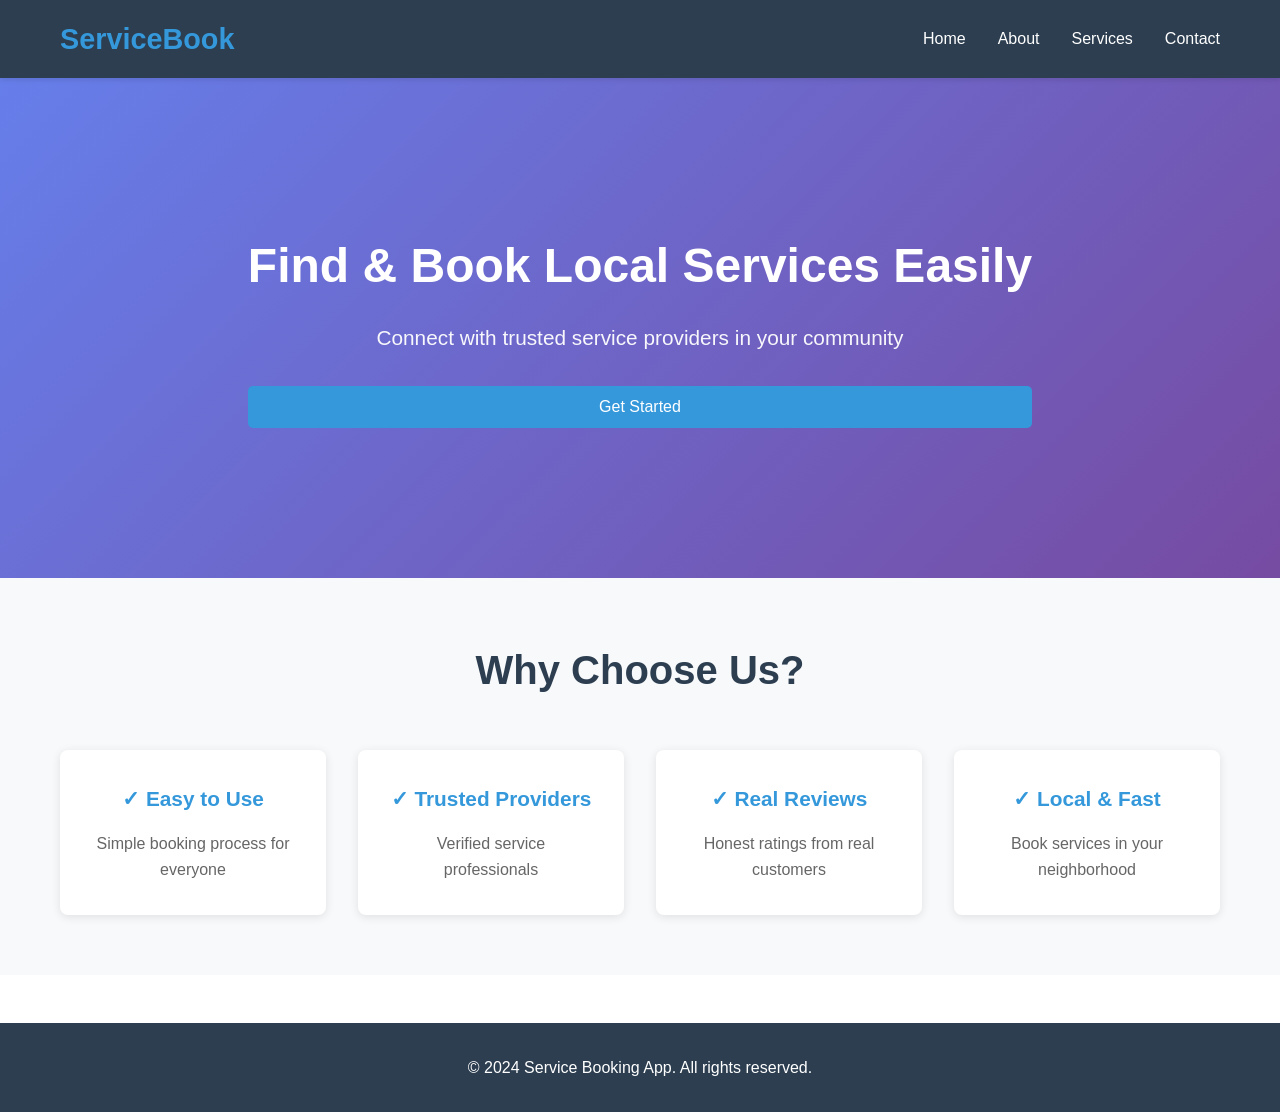
<file: index.html>
<!DOCTYPE html>
<html lang="en">
<head>
    <meta charset="UTF-8">
    <meta name="viewport" content="width=device-width, initial-scale=1.0">
    <title>Service Booking App</title>
    <link rel="stylesheet" href="css/style.css">
</head>
<body>
    <!-- Navigation -->
    <nav class="navbar">
        <div class="container">
            <div class="logo">ServiceBook</div>
            <ul class="nav-links">
                <li><a href="#home">Home</a></li>
                <li><a href="#about">About</a></li>
                <li><a href="#services">Services</a></li>
                <li><a href="#contact">Contact</a></li>
            </ul>
        </div>
    </nav>

    <!-- Hero Section -->
    <section class="hero" id="home">
        <div class="hero-content">
            <h1>Find & Book Local Services Easily</h1>
            <p>Connect with trusted service providers in your community</p>
            <button class="btn-primary">Get Started</button>
        </div>
    </section>

    <!-- Features Section -->
    <section class="features" id="about">
        <div class="container">
            <h2>Why Choose Us?</h2>
            <div class="feature-grid">
                <div class="feature-card">
                    <h3>✓ Easy to Use</h3>
                    <p>Simple booking process for everyone</p>
                </div>
                <div class="feature-card">
                    <h3>✓ Trusted Providers</h3>
                    <p>Verified service professionals</p>
                </div>
                <div class="feature-card">
                    <h3>✓ Real Reviews</h3>
                    <p>Honest ratings from real customers</p>
                </div>
                <div class="feature-card">
                    <h3>✓ Local & Fast</h3>
                    <p>Book services in your neighborhood</p>
                </div>
            </div>
        </div>
    </section>

    <!-- Footer -->
    <footer>
        <p>&copy; 2024 Service Booking App. All rights reserved.</p>
    </footer>

    <script src="js/script.js"></script>
</body>
</html>
</file>
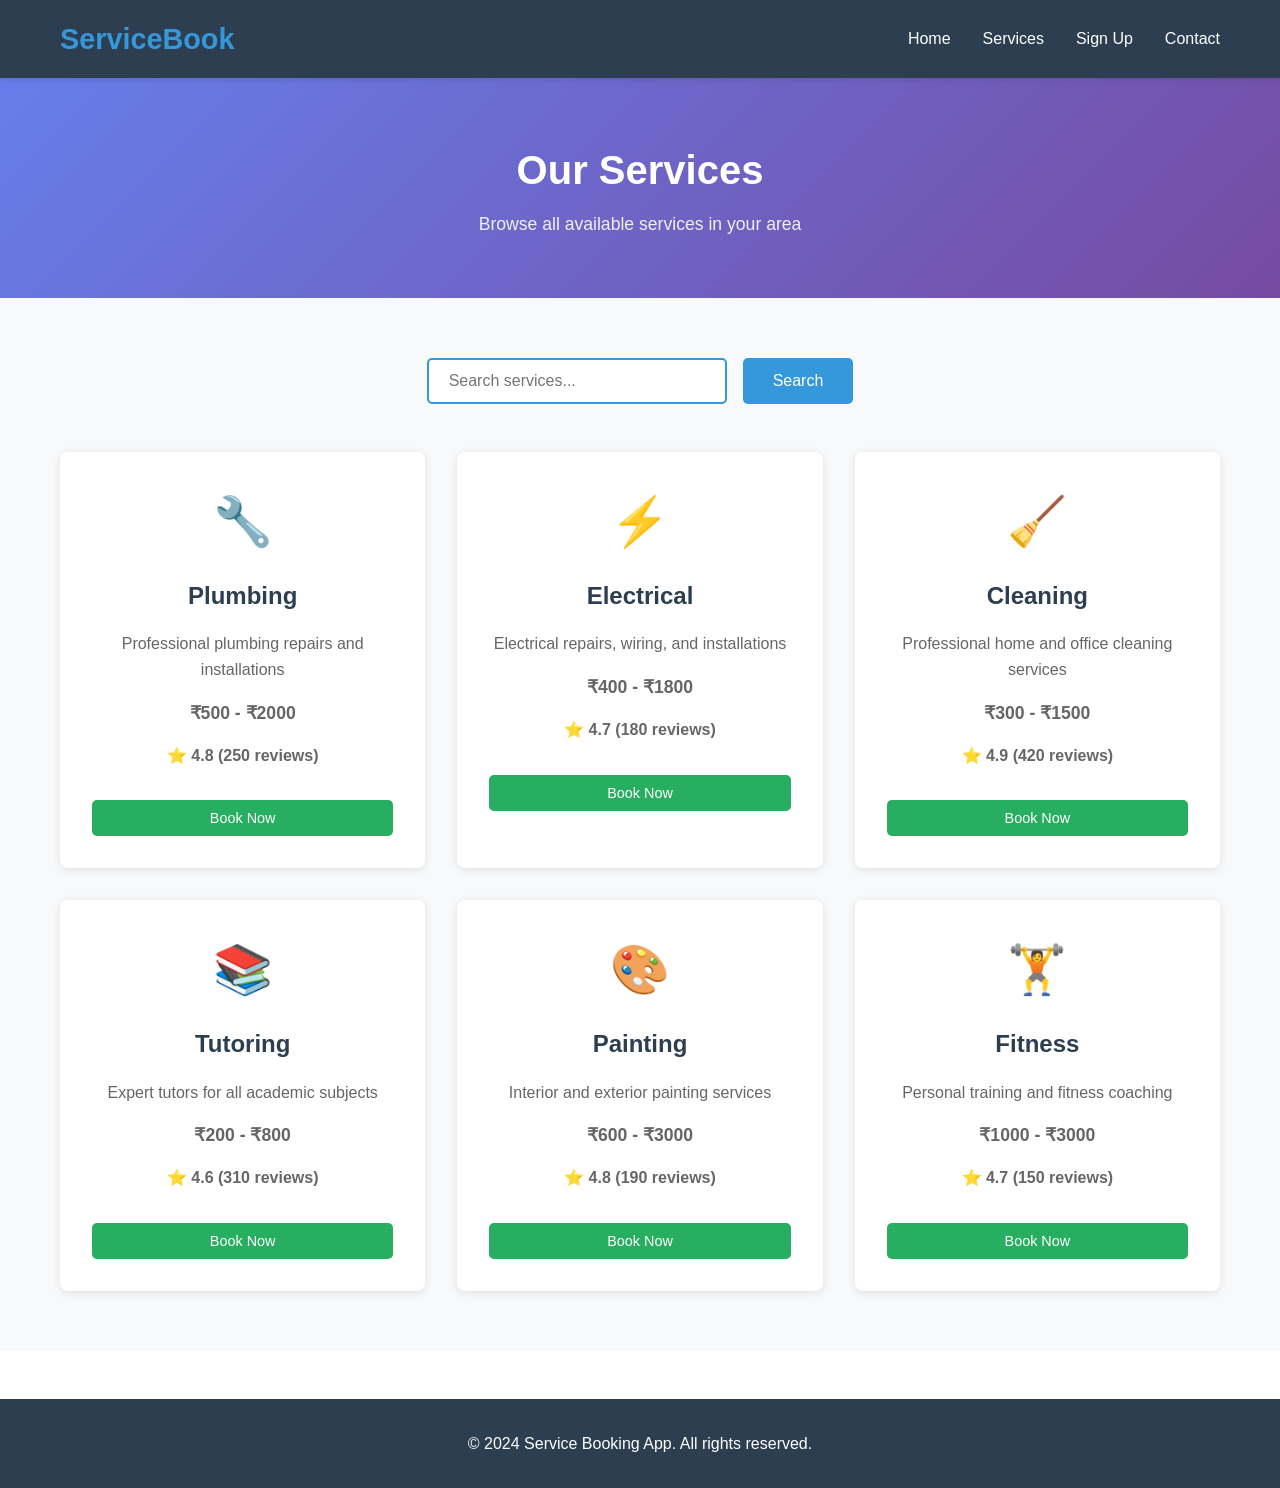
<file: services.html>
<!DOCTYPE html>
<html lang="en">
<head>
    <meta charset="UTF-8">
    <meta name="viewport" content="width=device-width, initial-scale=1.0">
    <title>Services - Service Booking App</title>
    <link rel="stylesheet" href="css/style.css">
</head>
<body>
    <!-- Navigation -->
    <nav class="navbar">
        <div class="container">
            <div class="logo">ServiceBook</div>
            <ul class="nav-links">
                <li><a href="index.html">Home</a></li>
                <li><a href="services.html">Services</a></li>
                <li><a href="signup.html">Sign Up</a></li>
                <li><a href="#contact">Contact</a></li>
            </ul>
        </div>
    </nav>

    <!-- Services Header -->
    <section class="page-header">
        <h1>Our Services</h1>
        <p>Browse all available services in your area</p>
    </section>

    <!-- Search & Filter -->
    <section class="services-container">
        <div class="container">
            <div class="search-bar">
                <input type="text" id="searchInput" placeholder="Search services...">
                <button onclick="searchServices()">Search</button>
            </div>

            <!-- Services Grid -->
            <div class="services-grid">
                <!-- Service Card 1 -->
                <div class="service-card">
                    <div class="service-icon">🔧</div>
                    <h3>Plumbing</h3>
                    <p>Professional plumbing repairs and installations</p>
                    <p class="price">₹500 - ₹2000</p>
                    <p class="rating">⭐ 4.8 (250 reviews)</p>
                    <button class="btn-book">Book Now</button>
                </div>

                <!-- Service Card 2 -->
                <div class="service-card">
                    <div class="service-icon">⚡</div>
                    <h3>Electrical</h3>
                    <p>Electrical repairs, wiring, and installations</p>
                    <p class="price">₹400 - ₹1800</p>
                    <p class="rating">⭐ 4.7 (180 reviews)</p>
                    <button class="btn-book">Book Now</button>
                </div>

                <!-- Service Card 3 -->
                <div class="service-card">
                    <div class="service-icon">🧹</div>
                    <h3>Cleaning</h3>
                    <p>Professional home and office cleaning services</p>
                    <p class="price">₹300 - ₹1500</p>
                    <p class="rating">⭐ 4.9 (420 reviews)</p>
                    <button class="btn-book">Book Now</button>
                </div>

                <!-- Service Card 4 -->
                <div class="service-card">
                    <div class="service-icon">📚</div>
                    <h3>Tutoring</h3>
                    <p>Expert tutors for all academic subjects</p>
                    <p class="price">₹200 - ₹800</p>
                    <p class="rating">⭐ 4.6 (310 reviews)</p>
                    <button class="btn-book">Book Now</button>
                </div>

                <!-- Service Card 5 -->
                <div class="service-card">
                    <div class="service-icon">🎨</div>
                    <h3>Painting</h3>
                    <p>Interior and exterior painting services</p>
                    <p class="price">₹600 - ₹3000</p>
                    <p class="rating">⭐ 4.8 (190 reviews)</p>
                    <button class="btn-book">Book Now</button>
                </div>

                <!-- Service Card 6 -->
                <div class="service-card">
                    <div class="service-icon">🏋️</div>
                    <h3>Fitness</h3>
                    <p>Personal training and fitness coaching</p>
                    <p class="price">₹1000 - ₹3000</p>
                    <p class="rating">⭐ 4.7 (150 reviews)</p>
                    <button class="btn-book">Book Now</button>
                </div>
            </div>
        </div>
    </section>

    <!-- Footer -->
    <footer>
        <p>&copy; 2024 Service Booking App. All rights reserved.</p>
    </footer>

    <script src="js/script.js"></script>
</body>
</html>
</file>
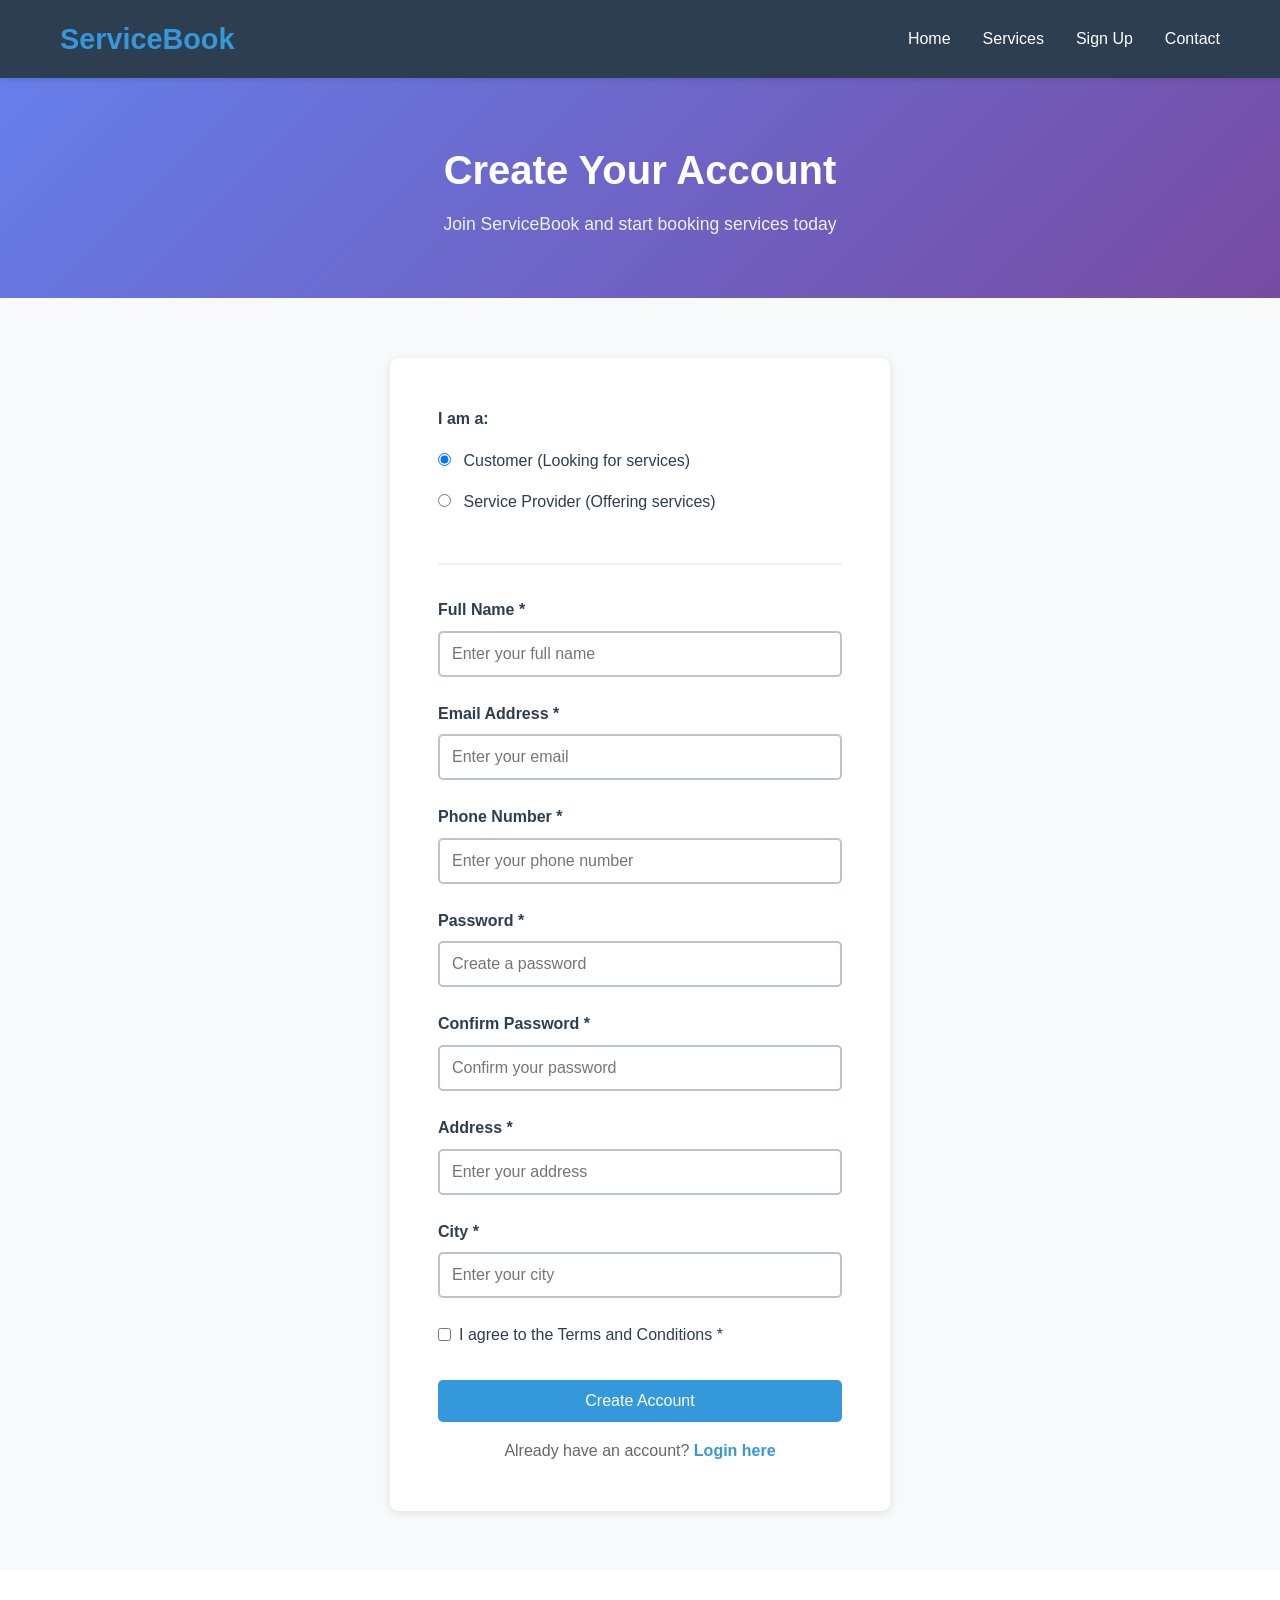
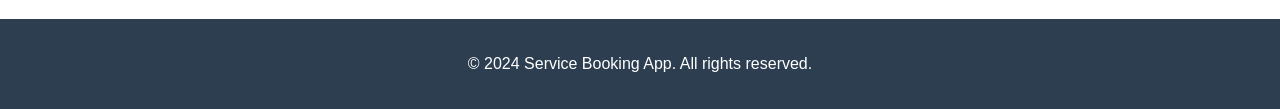
<file: signup.html>
<!DOCTYPE html>
<html lang="en">
<head>
    <meta charset="UTF-8">
    <meta name="viewport" content="width=device-width, initial-scale=1.0">
    <title>Sign Up - Service Booking App</title>
    <link rel="stylesheet" href="css/style.css">
</head>
<body>
    <!-- Navigation -->
    <nav class="navbar">
        <div class="container">
            <div class="logo">ServiceBook</div>
            <ul class="nav-links">
                <li><a href="index.html">Home</a></li>
                <li><a href="services.html">Services</a></li>
                <li><a href="signup.html">Sign Up</a></li>
                <li><a href="#contact">Contact</a></li>
            </ul>
        </div>
    </nav>

    <!-- Sign Up Header -->
    <section class="page-header">
        <h1>Create Your Account</h1>
        <p>Join ServiceBook and start booking services today</p>
    </section>

    <!-- Sign Up Form -->
    <section class="signup-section">
        <div class="container">
            <div class="form-wrapper">
                <!-- Account Type Selection -->
                <div class="account-type">
                    <label>I am a:</label>
                    <div class="radio-group">
                        <input type="radio" id="customer" name="accountType" value="customer" checked>
                        <label for="customer">Customer (Looking for services)</label>
                    </div>
                    <div class="radio-group">
                        <input type="radio" id="provider" name="accountType" value="provider">
                        <label for="provider">Service Provider (Offering services)</label>
                    </div>
                </div>

                <!-- Sign Up Form -->
                <form id="signupForm" onsubmit="handleSignup(event)">
                    <!-- Full Name -->
                    <div class="form-group">
                        <label for="fullName">Full Name *</label>
                        <input type="text" id="fullName" name="fullName" required placeholder="Enter your full name">
                    </div>

                    <!-- Email -->
                    <div class="form-group">
                        <label for="email">Email Address *</label>
                        <input type="email" id="email" name="email" required placeholder="Enter your email">
                    </div>

                    <!-- Phone Number -->
                    <div class="form-group">
                        <label for="phone">Phone Number *</label>
                        <input type="tel" id="phone" name="phone" required placeholder="Enter your phone number">
                    </div>

                    <!-- Password -->
                    <div class="form-group">
                        <label for="password">Password *</label>
                        <input type="password" id="password" name="password" required placeholder="Create a password">
                    </div>

                    <!-- Confirm Password -->
                    <div class="form-group">
                        <label for="confirmPassword">Confirm Password *</label>
                        <input type="password" id="confirmPassword" name="confirmPassword" required placeholder="Confirm your password">
                    </div>

                    <!-- Address -->
                    <div class="form-group">
                        <label for="address">Address *</label>
                        <input type="text" id="address" name="address" required placeholder="Enter your address">
                    </div>

                    <!-- City -->
                    <div class="form-group">
                        <label for="city">City *</label>
                        <input type="text" id="city" name="city" required placeholder="Enter your city">
                    </div>

                    <!-- Service Type (for providers only) -->
                    <div class="form-group" id="serviceTypeGroup" style="display: none;">
                        <label for="serviceType">Service Type *</label>
                        <select id="serviceType" name="serviceType">
                            <option value="">Select a service</option>
                            <option value="plumbing">Plumbing</option>
                            <option value="electrical">Electrical</option>
                            <option value="cleaning">Cleaning</option>
                            <option value="tutoring">Tutoring</option>
                            <option value="painting">Painting</option>
                            <option value="fitness">Fitness</option>
                        </select>
                    </div>

                    <!-- Years of Experience (for providers only) -->
                    <div class="form-group" id="experienceGroup" style="display: none;">
                        <label for="experience">Years of Experience *</label>
                        <input type="number" id="experience" name="experience" min="0" placeholder="Enter years of experience">
                    </div>

                    <!-- Terms & Conditions -->
                    <div class="form-group checkbox">
                        <input type="checkbox" id="terms" name="terms" required>
                        <label for="terms">I agree to the Terms and Conditions *</label>
                    </div>

                    <!-- Submit Button -->
                    <button type="submit" class="btn-primary">Create Account</button>
                </form>

                <!-- Already have account -->
                <p class="login-link">Already have an account? <a href="#login">Login here</a></p>
            </div>
        </div>
    </section>

    <!-- Footer -->
    <footer>
        <p>&copy; 2024 Service Booking App. All rights reserved.</p>
    </footer>

    <script src="js/script.js"></script>
</body>
</html>
</file>
<file: css/style.css>
/* General Styles */
* {
    margin: 0;
    padding: 0;
    box-sizing: border-box;
}

body {
    font-family: 'Segoe UI', Tahoma, Geneva, Verdana, sans-serif;
    line-height: 1.6;
    color: #333;
}

.container {
    max-width: 1200px;
    margin: 0 auto;
    padding: 0 20px;
}

/* Navigation Bar */
.navbar {
    background-color: #2c3e50;
    padding: 1rem 0;
    position: sticky;
    top: 0;
    box-shadow: 0 2px 5px rgba(0, 0, 0, 0.1);
    z-index: 100;
}

.navbar .container {
    display: flex;
    justify-content: space-between;
    align-items: center;
}

.logo {
    font-size: 1.8rem;
    font-weight: bold;
    color: #3498db;
}

.nav-links {
    display: flex;
    list-style: none;
    gap: 2rem;
}

.nav-links a {
    color: white;
    text-decoration: none;
    transition: color 0.3s ease;
}

.nav-links a:hover {
    color: #3498db;
}

/* Hero Section */
.hero {
    background: linear-gradient(135deg, #667eea 0%, #764ba2 100%);
    color: white;
    padding: 100px 20px;
    text-align: center;
    min-height: 500px;
    display: flex;
    align-items: center;
    justify-content: center;
}

.hero-content h1 {
    font-size: 3rem;
    margin-bottom: 1rem;
}

.hero-content p {
    font-size: 1.3rem;
    margin-bottom: 2rem;
    opacity: 0.95;
}

/* Page Header */
.page-header {
    background: linear-gradient(135deg, #667eea 0%, #764ba2 100%);
    color: white;
    padding: 60px 20px;
    text-align: center;
}

.page-header h1 {
    font-size: 2.5rem;
    margin-bottom: 0.5rem;
}

.page-header p {
    font-size: 1.1rem;
    opacity: 0.9;
}

/* Buttons */
.btn-primary {
    background-color: #3498db;
    color: white;
    border: none;
    padding: 12px 30px;
    font-size: 1rem;
    border-radius: 5px;
    cursor: pointer;
    transition: background-color 0.3s ease;
    width: 100%;
}

.btn-primary:hover {
    background-color: #2980b9;
}

.btn-book {
    background-color: #27ae60;
    color: white;
    border: none;
    padding: 10px 20px;
    font-size: 0.9rem;
    border-radius: 5px;
    cursor: pointer;
    transition: background-color 0.3s ease;
    width: 100%;
    margin-top: 1rem;
}

.btn-book:hover {
    background-color: #229954;
}

/* Features Section */
.features {
    padding: 60px 20px;
    background-color: #f8f9fa;
}

.features h2 {
    text-align: center;
    font-size: 2.5rem;
    margin-bottom: 3rem;
    color: #2c3e50;
}

.feature-grid {
    display: grid;
    grid-template-columns: repeat(auto-fit, minmax(250px, 1fr));
    gap: 2rem;
}

.feature-card {
    background: white;
    padding: 2rem;
    border-radius: 8px;
    box-shadow: 0 2px 10px rgba(0, 0, 0, 0.1);
    text-align: center;
    transition: transform 0.3s ease, box-shadow 0.3s ease;
}

.feature-card:hover {
    transform: translateY(-5px);
    box-shadow: 0 5px 20px rgba(0, 0, 0, 0.15);
}

.feature-card h3 {
    color: #3498db;
    margin-bottom: 1rem;
    font-size: 1.3rem;
}

.feature-card p {
    color: #666;
}

/* Services Section */
.services-container {
    padding: 60px 20px;
    background-color: #f8f9fa;
}

.search-bar {
    display: flex;
    gap: 1rem;
    margin-bottom: 3rem;
    justify-content: center;
}

.search-bar input {
    padding: 12px 20px;
    font-size: 1rem;
    border: 2px solid #3498db;
    border-radius: 5px;
    width: 300px;
    max-width: 100%;
}

.search-bar button {
    padding: 12px 30px;
    background-color: #3498db;
    color: white;
    border: none;
    border-radius: 5px;
    cursor: pointer;
    font-size: 1rem;
    transition: background-color 0.3s ease;
}

.search-bar button:hover {
    background-color: #2980b9;
}

.services-grid {
    display: grid;
    grid-template-columns: repeat(auto-fill, minmax(300px, 1fr));
    gap: 2rem;
}

.service-card {
    background: white;
    padding: 2rem;
    border-radius: 8px;
    box-shadow: 0 2px 10px rgba(0, 0, 0, 0.1);
    text-align: center;
    transition: transform 0.3s ease, box-shadow 0.3s ease;
}

.service-card:hover {
    transform: translateY(-5px);
    box-shadow: 0 5px 20px rgba(0, 0, 0, 0.15);
}

.service-icon {
    font-size: 3rem;
    margin-bottom: 1rem;
}

.service-card h3 {
    color: #2c3e50;
    font-size: 1.5rem;
    margin-bottom: 1rem;
}

.service-card p {
    color: #666;
    margin-bottom: 0.5rem;
}

.price {
    font-weight: bold;
    color: #27ae60;
    font-size: 1.1rem;
    margin: 1rem 0 !important;
}

.rating {
    color: #f39c12;
    font-weight: bold;
    margin-bottom: 1rem !important;
}

/* Sign Up Section */
.signup-section {
    padding: 60px 20px;
    background-color: #f8f9fa;
    min-height: calc(100vh - 300px);
}

.form-wrapper {
    background: white;
    padding: 3rem;
    border-radius: 8px;
    box-shadow: 0 2px 10px rgba(0, 0, 0, 0.1);
    max-width: 500px;
    margin: 0 auto;
}

.account-type {
    margin-bottom: 2rem;
    padding-bottom: 2rem;
    border-bottom: 2px solid #ecf0f1;
}

.account-type label {
    font-weight: bold;
    color: #2c3e50;
    display: block;
    margin-bottom: 1rem;
}

.radio-group {
    margin-bottom: 1rem;
    text-align: left;
}

.radio-group input[type="radio"] {
    margin-right: 0.5rem;
    cursor: pointer;
}

.radio-group label {
    font-weight: normal;
    margin: 0;
    display: inline;
}

/* Form Styles */
.form-group {
    margin-bottom: 1.5rem;
}

.form-group label {
    display: block;
    font-weight: bold;
    margin-bottom: 0.5rem;
    color: #2c3e50;
}

.form-group input,
.form-group select {
    width: 100%;
    padding: 12px;
    border: 2px solid #bdc3c7;
    border-radius: 5px;
    font-size: 1rem;
    transition: border-color 0.3s ease;
}

.form-group input:focus,
.form-group select:focus {
    outline: none;
    border-color: #3498db;
    box-shadow: 0 0 5px rgba(52, 152, 219, 0.3);
}

.form-group.checkbox {
    display: flex;
    align-items: center;
    margin-bottom: 2rem;
}

.form-group.checkbox input[type="checkbox"] {
    width: auto;
    margin-right: 0.5rem;
    cursor: pointer;
}

.form-group.checkbox label {
    margin: 0;
    font-weight: normal;
}

.login-link {
    text-align: center;
    margin-top: 1rem;
    color: #666;
}

.login-link a {
    color: #3498db;
    text-decoration: none;
    font-weight: bold;
}

.login-link a:hover {
    text-decoration: underline;
}

/* Footer */
footer {
    background-color: #2c3e50;
    color: white;
    text-align: center;
    padding: 2rem;
    margin-top: 3rem;
}

/* Responsive Design */
@media (max-width: 768px) {
    .nav-links {
        flex-direction: column;
        gap: 1rem;
    }

    .hero-content h1 {
        font-size: 2rem;
    }

    .hero-content p {
        font-size: 1rem;
    }

    .page-header h1 {
        font-size: 2rem;
    }

    .features h2 {
        font-size: 2rem;
    }

    .search-bar {
        flex-direction: column;
        align-items: stretch;
    }

    .search-bar input {
        width: 100%;
    }

    .form-wrapper {
        padding: 2rem;
    }

    .services-grid {
        grid-template-columns: 1fr;
    }
}
</file>
